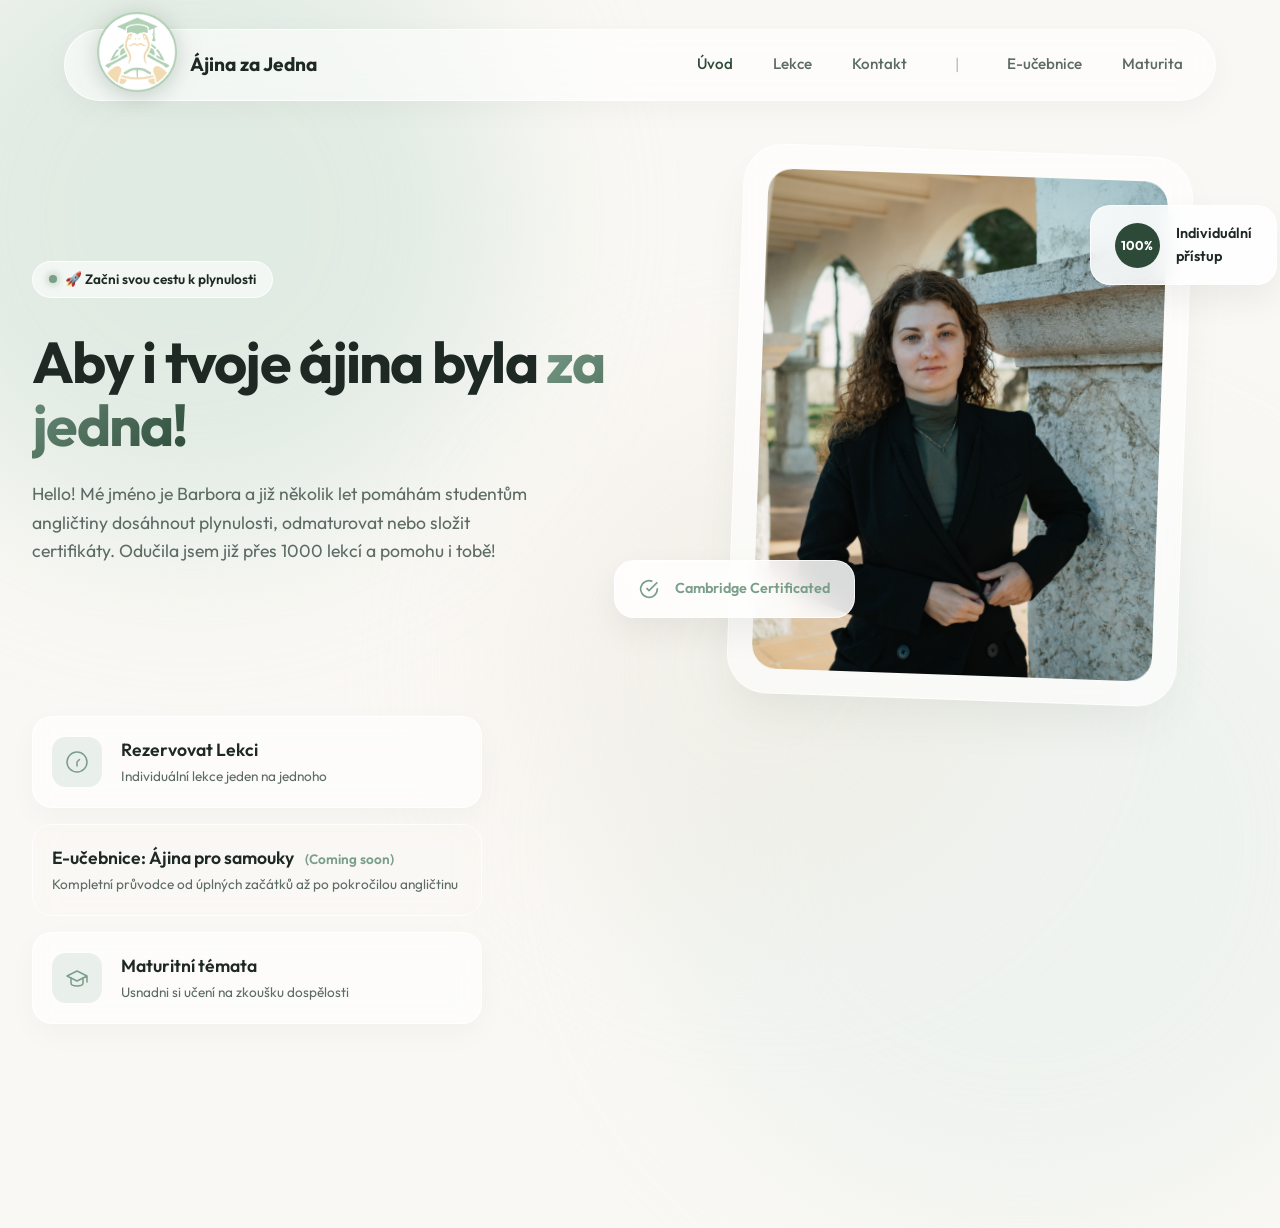
<file: index.html>
<!DOCTYPE html>
<html lang="cs">

<head>
  <meta charset="UTF-8">
  <meta name="viewport" content="width=device-width, initial-scale=1.0">
  <title>Ájina za Jedna | Moderní Angličtina</title>
  <meta name="description" content="Barbora — online lekce angličtiny, příprava na zkoušky.">
  <link rel="stylesheet" href="style.css">
  <link rel="icon" type="image/png" href="LogoV2.png">
</head>

<body>

  <!-- Dynamic Animated Background Gradients -->
  <div class="blob blob-1"></div>
  <div class="blob blob-2"></div>
  <div class="blob blob-3"></div>

  <header class="glass-header">
    <div class="container nav-wrapper">
      <a href="index.html" class="logo">
        <img src="LogoV2.png" alt="Ájina za Jedna">
        <span>Ájina za Jedna</span>
      </a>

      <button class="mobile-toggle" id="mobile-toggle" aria-label="Otevřít menu">
        <span></span><span></span><span></span>
      </button>

      <nav class="nav-menu" id="nav-links">
        <a href="index.html" style="color: var(--accent-blue);">Úvod</a>
        <a href="classes.html">Lekce</a>
        <a href="contact.html">Kontakt</a>
        <span style="opacity: 0.3; margin: 0 0.5rem; user-select: none;">|</span>
        <a href="book.html">E-učebnice</a>
        <a href="exams.html">Maturita</a>
      </nav>
    </div>
  </header>

  <main class="hero">
    <div class="container">
      <div class="hero-grid">

        <!-- LEFT: Ultra Clean Text Content -->
        <div class="hero-content">
          <!-- Otras ideas de frase para este pill badge: 
               1. "🚀 Začni svou cestu k plynulosti"
               2. "✨ Otevřeny rezervace pro nový semestr"
               3. "💬 Investuj do své komunikace" -->
          <div class="pill-badge">
            <span class="pulse-dot"></span> 🚀 Začni svou cestu k plynulosti
          </div>

          <h1>Aby i tvoje ájina byla <span>za jedna!</span></h1>

          <p>Hello! Mé jméno je Barbora a již několik let pomáhám studentům angličtiny dosáhnout plynulosti, odmaturovat nebo složit certifikáty. Odučila jsem již přes 1000 lekcí a pomohu i tobě!</p>

        </div>

        <!-- RIGHT: Glassmorphism Visuals -->
        <div class="hero-visuals">
          <div class="glass-pane main-pane">
            <div class="image-stack"
              style="position: relative; width: 100%; border-radius: 24px; overflow: hidden;">
              <img src="BarboraIndex.jpg" alt="Barbora" class="main-image"
                style="width: 100%; height: auto; object-fit: cover;" onerror="this.src='Barbora.jpg'">
            </div>
          </div>

          <!-- Floating UI Elements -->
          <div class="glass-float float-1 anim-scale">
            <div class="stat-circle">100%</div>
            <span>Individuální<br>přístup</span>
          </div>

          <div class="glass-float float-2 anim-tilt">
            <svg width="20" height="20" viewBox="0 0 24 24" fill="none" stroke="currentColor" stroke-width="2">
              <path d="M22 11.08V12a10 10 0 1 1-5.93-9.14"></path>
              <polyline points="22 4 12 14.01 9 11.01"></polyline>
            </svg>
            <span>Cambridge Certificated</span>
          </div>
        </div>

        <!-- ACTION CARDS (Moved out for mobile reordering) -->
        <div class="action-cards">
          <a href="classes.html" class="action-card">
            <div class="ac-icon">
              <svg width="24" height="24" viewBox="0 0 24 24" fill="none" class="stroke-icon">
                <path
                  d="M12 22C17.5228 22 22 17.5228 22 12C22 6.47715 17.5228 2 12 2C6.47715 2 2 6.47715 2 12C2 17.5228 6.47715 22 12 22Z"
                  stroke-width="1.5" />
                <path d="M12 16V12L14.5 9.5" stroke-width="1.5" stroke-linecap="round" stroke-linejoin="round" />
              </svg>
            </div>
            <div class="ac-text">
              <strong>Rezervovat Lekci</strong>
              <span>Individuální lekce jeden na jednoho</span>
            </div>
          </a>

          <a href="book.html" class="action-card outline">
            <div class="ac-text">
              <strong>E-učebnice: Ájina pro samouky <span style="color: var(--accent-teal); margin-left: 0.5rem;">(Coming soon)</span></strong>
              <span>Kompletní průvodce od úplných začátků až po pokročilou angličtinu</span>
            </div>
          </a>

          <a href="exams.html" class="action-card">
            <div class="ac-icon">
              <svg width="24" height="24" viewBox="0 0 24 24" fill="none" class="stroke-icon" stroke="currentColor" stroke-width="1.5" stroke-linecap="round" stroke-linejoin="round">
                <path d="M22 10v6M2 10l10-5 10 5-10 5z"></path>
                <path d="M6 12v5c0 2 2 3 6 3s6-1 6-3v-5"></path>
              </svg>
            </div>
            <div class="ac-text">
              <strong>Maturitní témata</strong>
              <span>Usnadni si učení na zkoušku dospělosti</span>
            </div>
          </a>
        </div>

      </div>
    </div>
  </main>

  <script>
    // Mobile Menu Toggle
    const mobileToggle = document.getElementById('mobile-toggle');
    const navLinks = document.getElementById('nav-links');

    if (mobileToggle && navLinks) {
      mobileToggle.addEventListener('click', () => {
        navLinks.classList.toggle('active');
      });
      document.querySelectorAll('.nav-links a').forEach(link => {
        link.addEventListener('click', () => {
          navLinks.classList.remove('active');
        });
      });
    }
  </script>

</body>

</html>
</file>
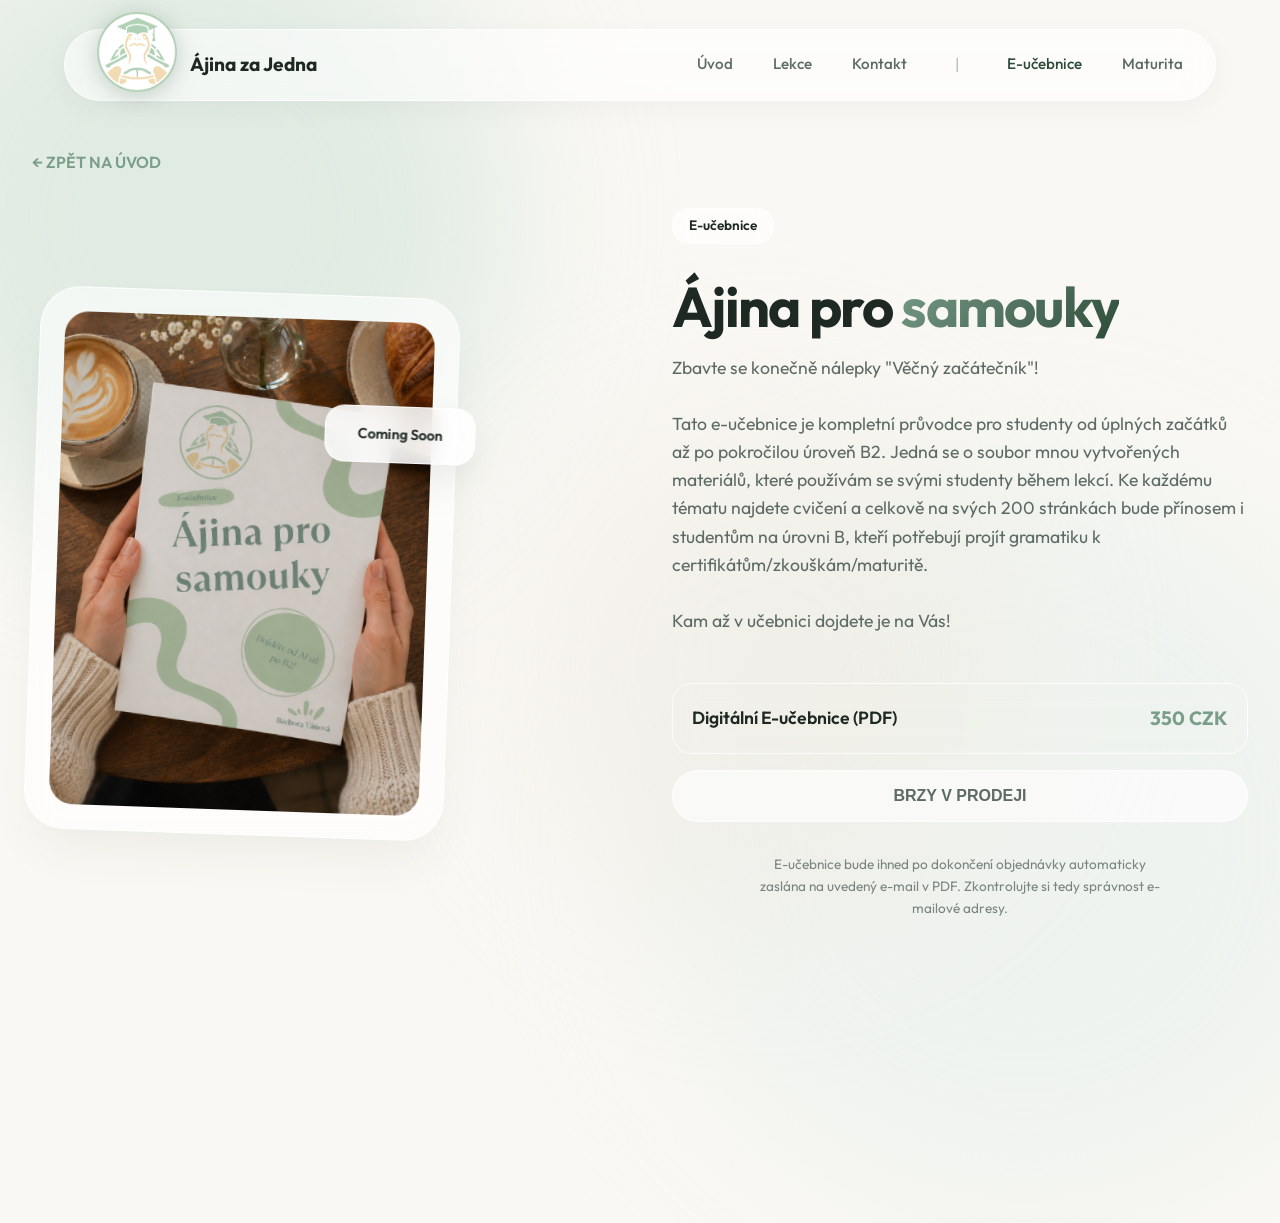
<file: book.html>
<!DOCTYPE html>
<html lang="cs">
<head>
  <meta charset="UTF-8">
  <meta name="viewport" content="width=device-width, initial-scale=1.0">
  <title>The Book | Ájina za Jedna</title>
  <link rel="stylesheet" href="style.css">
  <link rel="icon" type="image/png" href="LogoV2.png">
</head>
<body>

  <div class="blob blob-1"></div>
  <div class="blob blob-2"></div>
  <div class="blob blob-3"></div>

  <header class="glass-header">
    <div class="container nav-wrapper">
      <a href="index.html" class="logo">
        <img src="LogoV2.png" alt="Ájina za Jedna">
        <span>Ájina za Jedna</span>
      </a>
      <button class="mobile-toggle" id="mobile-toggle" aria-label="Otevřít menu"><span></span><span></span><span></span></button>
      <nav class="nav-menu" id="nav-links">
        <a href="index.html">Úvod</a>
        <a href="classes.html">Lekce</a>
        <a href="contact.html">Kontakt</a>
        <span style="opacity: 0.3; margin: 0 0.5rem; user-select: none;">|</span>
        <a href="book.html" style="color: var(--accent-blue);">E-učebnice</a>
        <a href="exams.html">Maturita</a>
      </nav>
    </div>
  </header>

  <main class="container page-hero">
    <a href="index.html" class="back-link">&larr; ZPĚT NA ÚVOD</a>
    
    <div class="contact-grid" style="align-items: center;">
      <div class="hero-image-wrap" style="position: relative;">
        <div class="glass-pane main-pane" style="max-width: 420px; width: 100%;">
          <img src="Ucebnicemock.png" alt="Kniha angličtiny" class="main-image" style="width: 100%; height: auto; aspect-ratio: 3/4; object-fit: cover; display: block;">
          <div class="glass-float anim-scale" style="top: 20%; right: -20px; padding: 1rem 2rem;">
            Coming Soon
          </div>
        </div>
      </div>
      
      <div class="hero-content" style="text-align: left;">
        <div class="pill-badge">E-učebnice</div>
        <h1 style="font-size: 3.5rem; margin-bottom: 1rem;">Ájina pro <span>samouky</span></h1>
        <p style="max-width: 100%;">Zbavte se konečně nálepky "Věčný začátečník"!<br><br>
           Tato e-učebnice je kompletní průvodce pro studenty od úplných začátků až po pokročilou úroveň B2. Jedná se o soubor mnou vytvořených materiálů, které používám se svými studenty během lekcí. Ke každému tématu najdete cvičení a celkově na svých 200 stránkách bude přínosem i studentům na úrovni B, kteří potřebují projít gramatiku k certifikátům/zkouškám/maturitě.<br><br>
           Kam až v učebnici dojdete je na Vás!</p>
        
        <div style="margin-top: 3rem;">
          <div class="action-card outline" style="justify-content: space-between; margin-bottom: 1rem;">
            <div class="ac-text">
              <strong>Digitální E-učebnice (PDF)</strong>
            </div>
            <span style="font-weight: 700; font-size: 1.2rem; color: var(--accent-teal);">350 CZK</span>
          </div>
          <button class="btn-solid" style="width: 100%; margin-bottom: 2rem; background: var(--glass-bg); color: var(--text-muted); border: 1px solid var(--glass-border); text-transform: uppercase;">Brzy v prodeji</button>
          <p style="font-size: 0.85rem; color: var(--text-muted); text-align: center; line-height: 1.6; opacity: 0.8; max-width: 400px; margin: 0 auto;">
            E-učebnice bude ihned po dokončení objednávky automaticky zaslána na uvedený e-mail v PDF. Zkontrolujte si tedy správnost e-mailové adresy.
          </p>
        </div>
      </div>
    </div>
  </main>

  <script>
    const mobileToggle = document.getElementById('mobile-toggle');
    const navLinks = document.getElementById('nav-links');
    if(mobileToggle && navLinks) {
      mobileToggle.addEventListener('click', () => { navLinks.classList.toggle('active'); });
      document.querySelectorAll('.nav-links a').forEach(link => { link.addEventListener('click', () => { navLinks.classList.remove('active'); }); });
    }
  </script>
</body>
</html>
</file>
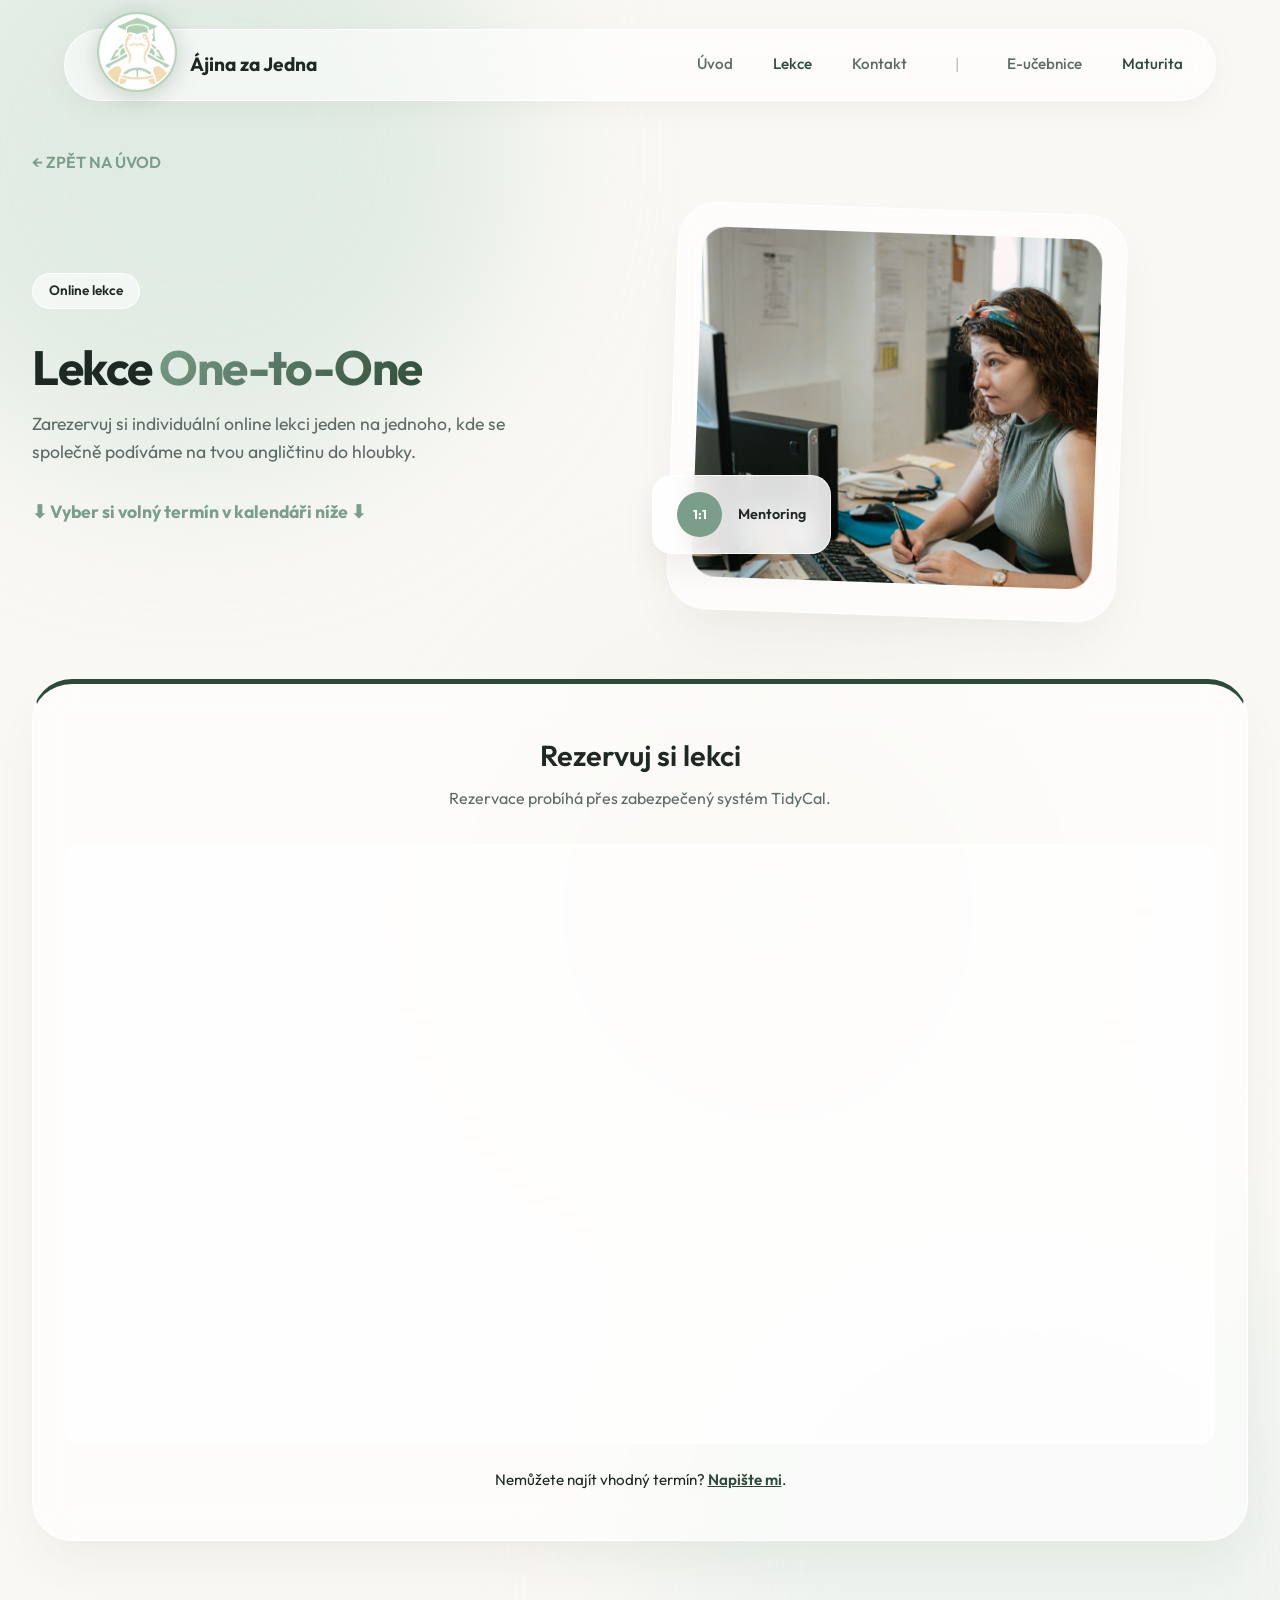
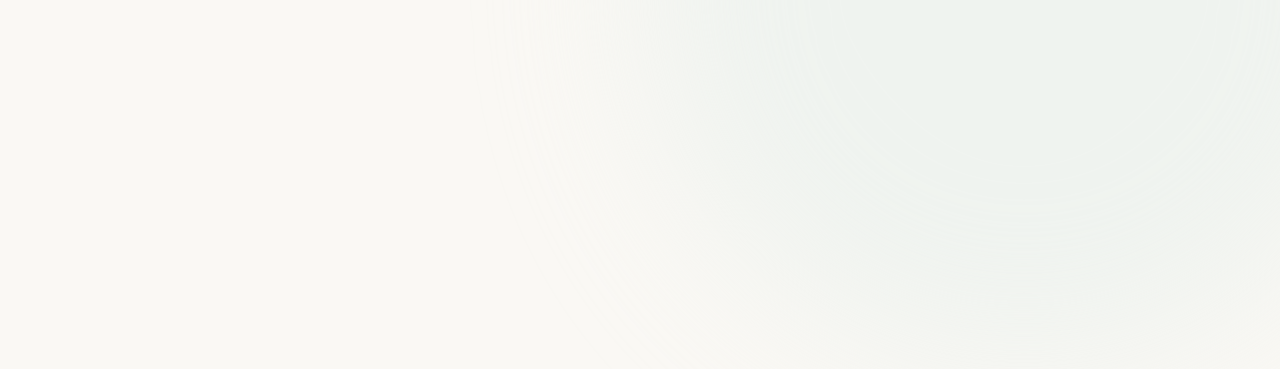
<file: classes.html>
<!DOCTYPE html>
<html lang="cs">
<head>
  <meta charset="UTF-8">
  <meta name="viewport" content="width=device-width, initial-scale=1.0">
  <title>Online lekce | Ájina za Jedna</title>
  <link rel="stylesheet" href="style.css">
  <link rel="icon" type="image/png" href="LogoV2.png">
</head>
<body>

  <div class="blob blob-1"></div>
  <div class="blob blob-2"></div>
  <div class="blob blob-3"></div>

  <header class="glass-header">
    <div class="container nav-wrapper">
      <a href="index.html" class="logo">
        <img src="LogoV2.png" alt="Ájina za Jedna">
        <span>Ájina za Jedna</span>
      </a>
      
      <button class="mobile-toggle" id="mobile-toggle" aria-label="Otevřít menu">
        <span></span><span></span><span></span>
      </button>

      <nav class="nav-menu" id="nav-links">
        <a href="index.html">Úvod</a>
        <a href="classes.html" style="color: var(--accent-blue);">Lekce</a>
        <a href="contact.html">Kontakt</a>
        <span style="opacity: 0.3; margin: 0 0.5rem; user-select: none;">|</span>
        <a href="book.html">E-učebnice</a>
        <a href="exams.html" style="color: var(--accent-blue);">Maturita</a>
      </nav>
    </div>
  </header>

  <main class="container page-hero">
    <a href="index.html" class="back-link">&larr; ZPĚT NA ÚVOD</a>
    
    <div class="contact-grid" style="align-items: center; margin-bottom: 4rem;">
      <div class="hero-text hero-content" style="text-align: left;">
        <div class="pill-badge">Online lekce</div>
        <h1 style="font-size: 3rem; margin-bottom: 1rem;">Lekce <span>One-to-One</span></h1>
        <p>Zarezervuj si individuální online lekci jeden na jednoho, kde se společně podíváme na tvou angličtinu do hloubky.</p>
        <p style="color: var(--accent-teal); font-weight: 700; font-size: 1.1rem; margin-top: 2rem;">⬇ Vyber si volný termín v kalendáři níže ⬇</p>
      </div>
      
      <div class="hero-image-wrap" style="position: relative;">
        <div class="glass-pane main-pane">
          <img src="Lekce1.jpg" alt="Lekce 1 na 1" class="main-image" id="random-lesson-image" style="aspect-ratio: 4/3; min-height: 350px; height: 100%; object-fit: cover;">
        </div>
        <div class="glass-float anim-tilt" style="bottom: 15%; left: -20px;">
          <div class="stat-circle" style="background-color: var(--accent-teal);">1:1</div>
          <span>Mentoring</span>
        </div>
      </div>
    </div>

    <!-- TidyCal Full Width Block -->
    <div class="glass-pane" style="transform: none; max-width: 100%; border-top: 5px solid var(--accent-blue); padding: 3rem 2rem;">
      <div style="text-align: center; margin-bottom: 2rem;">
        <h3 style="margin-bottom: 0.5rem; font-size: 1.8rem; font-weight: 600;">Rezervuj si lekci</h3>
        <p style="font-size: 1rem; color: var(--text-muted);">Rezervace probíhá přes zabezpečený systém TidyCal.</p>
      </div>
      
      <!-- TidyCal Embed inside Glass -->
      <div style="min-height: 600px; background: rgba(255,255,255,0.6); border-radius: 16px; margin-bottom: 1.5rem; overflow: hidden; border: 1px solid var(--glass-border);">
         <div class="tidycal-embed" data-path="barcavanova/private-english-lesson"></div>
         <script src="https://asset-tidycal.b-cdn.net/js/embed.js" async></script>
      </div>
      
      <p style="font-size: 0.95rem; text-align: center; margin: 0;">Nemůžete najít vhodný termín? <a href="contact.html" style="color: var(--accent-blue); font-weight: 600;">Napište mi</a>.</p>
    </div>
  </main>

  <script>
    const mobileToggle = document.getElementById('mobile-toggle');
    const navLinks = document.getElementById('nav-links');
    if(mobileToggle && navLinks) {
      mobileToggle.addEventListener('click', () => { navLinks.classList.toggle('active'); });
      document.querySelectorAll('.nav-links a').forEach(link => { link.addEventListener('click', () => { navLinks.classList.remove('active'); }); });
    }

    // Random Hero Image Logic
    const images = ['Lekce1.jpg', 'Lekce2.jpg', 'Lekce3.jpg', 'Lekce4.jpg'];
    const randomImage = images[Math.floor(Math.random() * images.length)];
    const heroImgElement = document.getElementById('random-lesson-image');
    if (heroImgElement) {
      heroImgElement.src = randomImage;
    }
  </script>

</body>
</html>
</file>
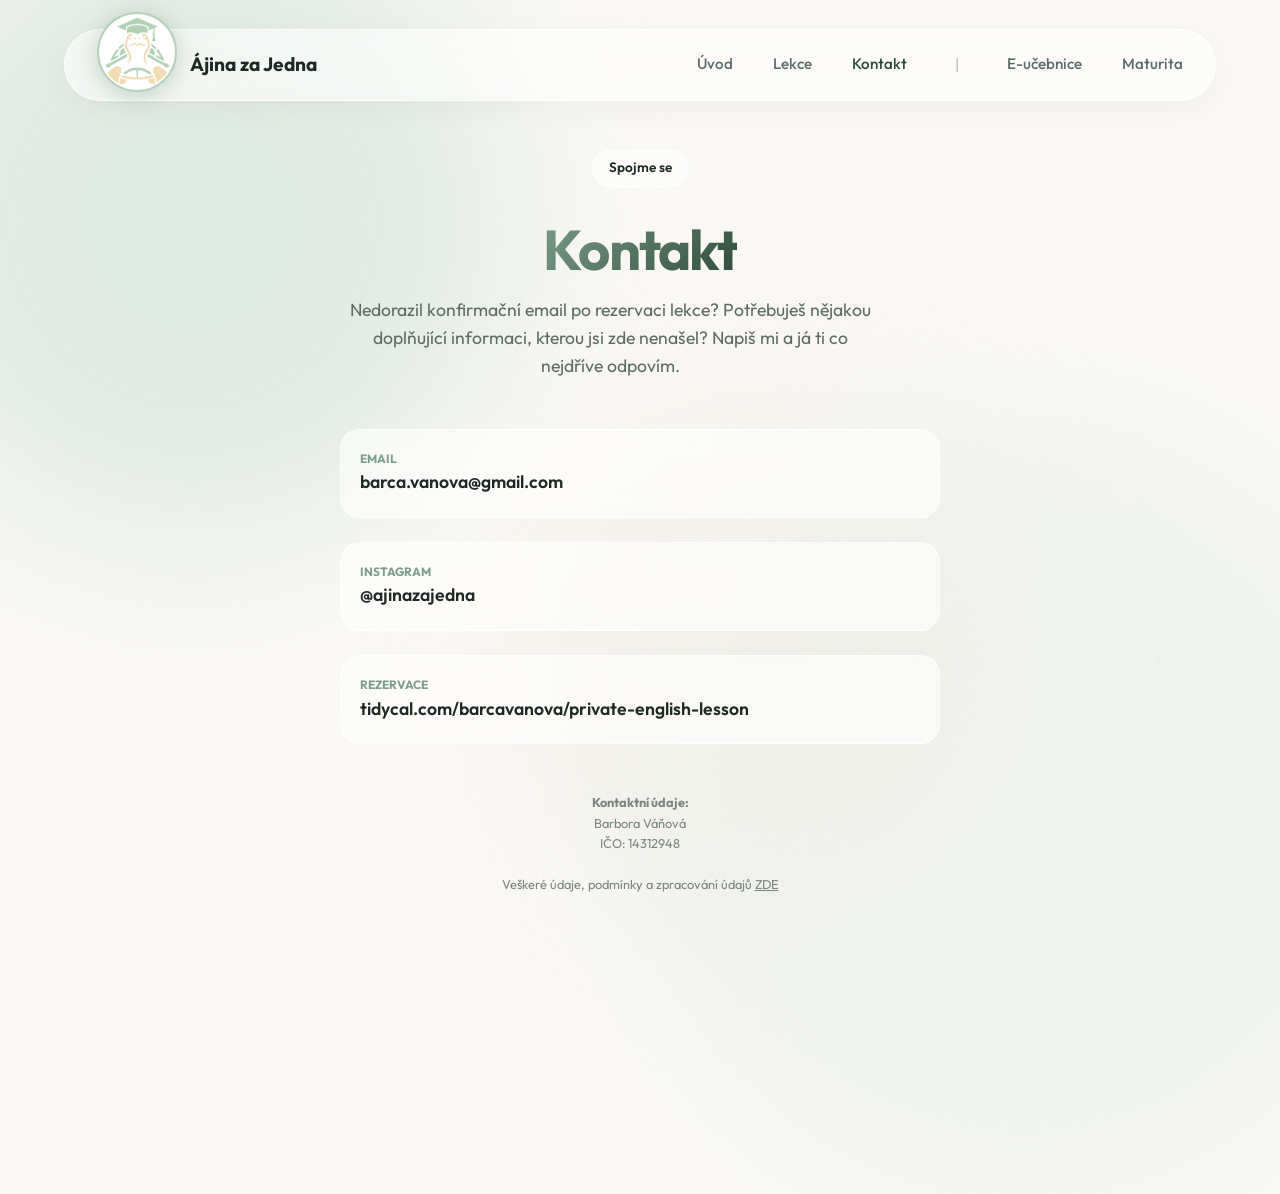
<file: contact.html>
<!DOCTYPE html>
<html lang="cs">

<head>
  <meta charset="UTF-8">
  <meta name="viewport" content="width=device-width, initial-scale=1.0">
  <title>Kontakt | Ájina za Jedna</title>
  <link rel="stylesheet" href="style.css">
  <link rel="icon" type="image/png" href="LogoV2.png">
</head>

<body>

  <div class="blob blob-1"></div>
  <div class="blob blob-2"></div>
  <div class="blob blob-3"></div>

  <header class="glass-header">
    <div class="container nav-wrapper">
      <a href="index.html" class="logo">
        <img src="LogoV2.png" alt="Ájina za Jedna">
        <span>Ájina za Jedna</span>
      </a>

      <button class="mobile-toggle" id="mobile-toggle" aria-label="Otevřít menu">
        <span></span><span></span><span></span>
      </button>

      <nav class="nav-menu" id="nav-links">
        <a href="index.html">Úvod</a>
        <a href="classes.html">Lekce</a>
        <a href="contact.html" style="color: var(--accent-blue);">Kontakt</a>
        <span style="opacity: 0.3; margin: 0 0.5rem; user-select: none;">|</span>
        <a href="book.html">E-učebnice</a>
        <a href="exams.html">Maturita</a>
      </nav>
    </div>
  </header>

  <main class="container page-hero">
      <div class="contact-info hero-content" style="text-align: center; margin: 0 auto; max-width: 600px;">
        <div class="pill-badge">Spojme se</div>
        <h1 style="font-size: 3.5rem; margin-bottom: 1rem;"><span>Kontakt</span></h1>
        <p>Nedorazil konfirmační email po rezervaci lekce? Potřebuješ nějakou doplňující informaci, kterou jsi zde nenašel? Napiš mi a já ti co nejdříve odpovím.</p>

        <div style="margin-top: 3rem; display: flex; flex-direction: column; gap: 1.5rem; text-align: left;">

          <div class="action-card outline" style="background: var(--glass-bg);">
            <div class="ac-text">
              <span
                style="text-transform: uppercase; font-size: 0.75rem; font-weight: 700; color: var(--accent-teal);">Email</span>
              <strong><a href="mailto:barca.vanova@gmail.com"
                  style="color: inherit; text-decoration: none;">barca.vanova@gmail.com</a></strong>
            </div>
          </div>

          <div class="action-card outline" style="background: var(--glass-bg);">
            <div class="ac-text">
              <span
                style="text-transform: uppercase; font-size: 0.75rem; font-weight: 700; color: var(--accent-teal);">Instagram</span>
              <strong><a href="https://instagram.com/ajinazajedna" target="_blank"
                  style="color: inherit; text-decoration: none;">@ajinazajedna</a></strong>
            </div>
          </div>

          <div class="action-card outline" style="background: var(--glass-bg);">
            <div class="ac-text">
              <span
                style="text-transform: uppercase; font-size: 0.75rem; font-weight: 700; color: var(--accent-teal);">Rezervace</span>
              <strong><a href="https://tidycal.com/barcavanova/private-english-lesson" target="_blank"
                  style="color: inherit; text-decoration: none;">tidycal.com/barcavanova/private-english-lesson</a></strong>
            </div>
          </div>

        </div>

        <div style="margin-top: 3rem; font-size: 0.8rem; color: var(--text-muted); opacity: 0.8;">
          <strong>Kontaktní údaje:</strong><br>
          Barbora Váňová<br>
          IČO: 14312948<br><br>
          Veškeré údaje, podmínky a zpracování údajů <a href="vop.html" style="color: inherit; text-decoration: underline;">ZDE</a>
        </div>
      </div>
  </main>

  <script>
    const mobileToggle = document.getElementById('mobile-toggle');
    const navLinks = document.getElementById('nav-links');
    if (mobileToggle && navLinks) {
      mobileToggle.addEventListener('click', () => { navLinks.classList.toggle('active'); });
      document.querySelectorAll('.nav-links a').forEach(link => { link.addEventListener('click', () => { navLinks.classList.remove('active'); }); });
    }
  </script>

</body>

</html>
</file>
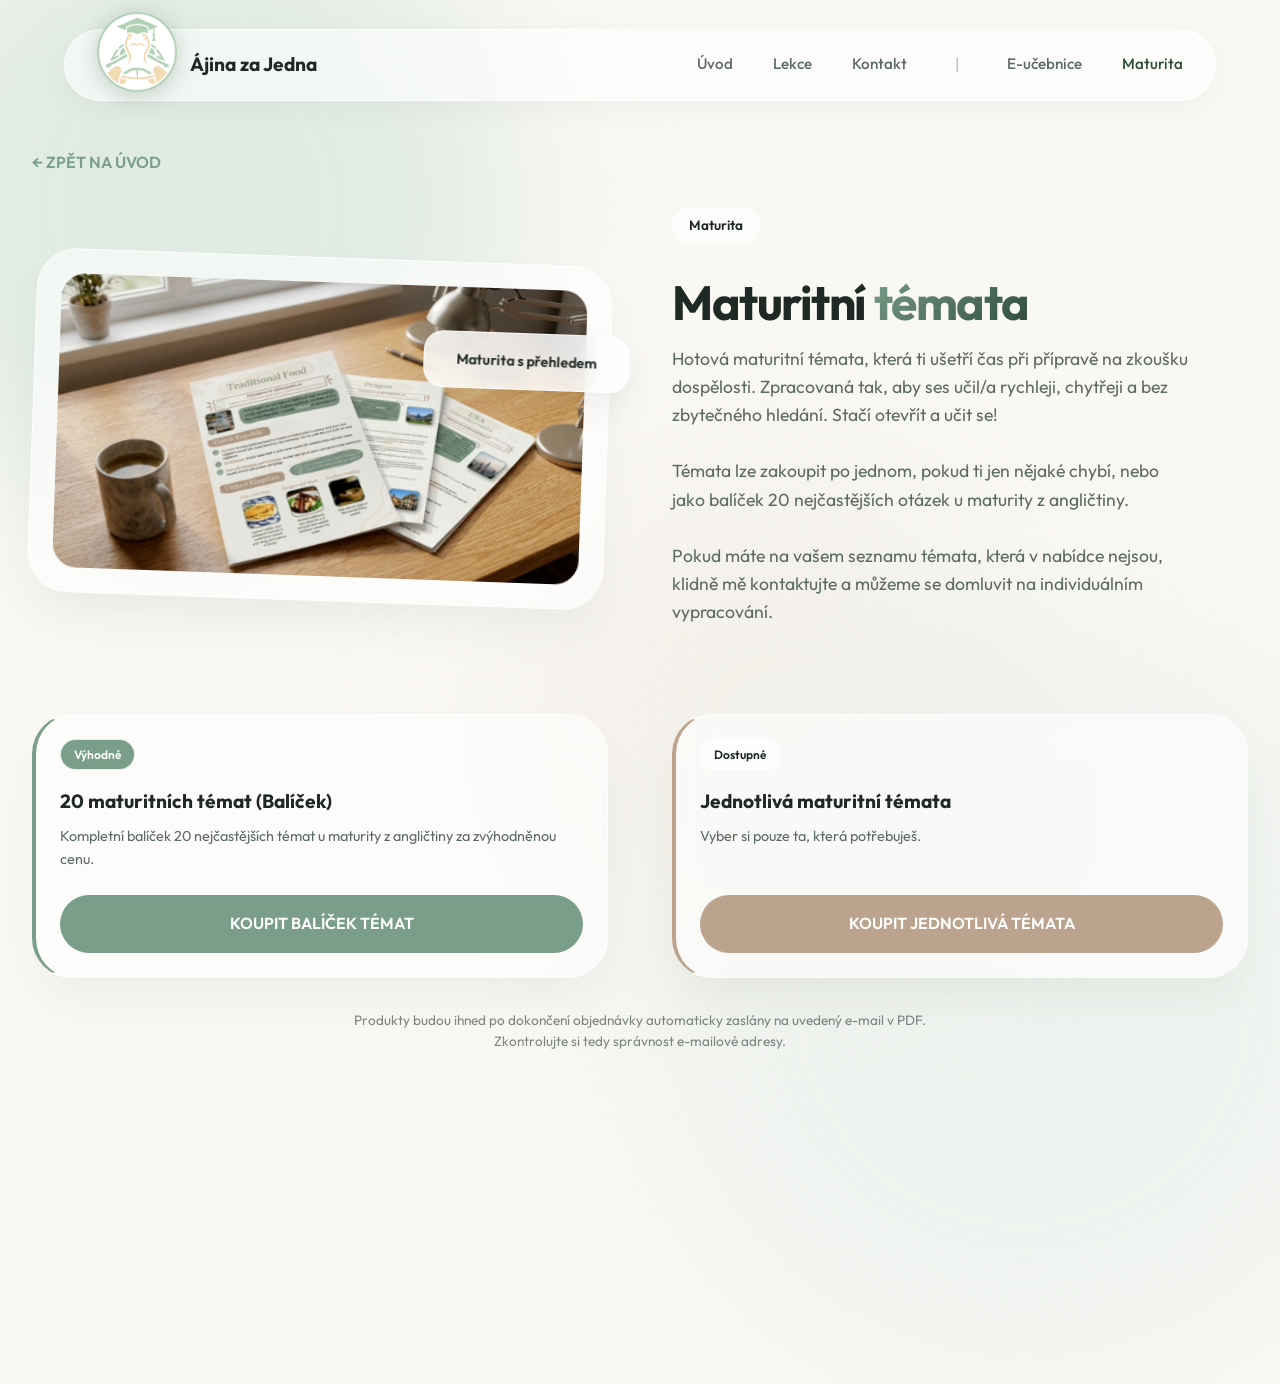
<file: exams.html>
<!DOCTYPE html>
<html lang="cs">
<head>
  <meta charset="UTF-8">
  <meta name="viewport" content="width=device-width, initial-scale=1.0">
  <title>Příprava na zkoušky | Ájina za Jedna</title>
  <link rel="stylesheet" href="style.css">
  <link rel="icon" type="image/png" href="LogoV2.png">
</head>
<body>

  <div class="blob blob-1"></div>
  <div class="blob blob-2"></div>
  <div class="blob blob-3"></div>

  <header class="glass-header">
    <div class="container nav-wrapper">
      <a href="index.html" class="logo">
        <img src="LogoV2.png" alt="Ájina za Jedna">
        <span>Ájina za Jedna</span>
      </a>
      <button class="mobile-toggle" id="mobile-toggle" aria-label="Otevřít menu"><span></span><span></span><span></span></button>
      <nav class="nav-menu" id="nav-links">
        <a href="index.html">Úvod</a>
        <a href="classes.html">Lekce</a>
        <a href="contact.html">Kontakt</a>
        <span style="opacity: 0.3; margin: 0 0.5rem; user-select: none;">|</span>
        <a href="book.html">E-učebnice</a>
        <a href="exams.html" style="color: var(--accent-blue);">Maturita</a>
      </nav>
    </div>
  </header>

  <main class="container page-hero">
    <a href="index.html" class="back-link">&larr; ZPĚT NA ÚVOD</a>
    
    <div class="contact-grid" style="margin-bottom: 4rem; align-items: center;">
      <div class="hero-image-wrap">
        <div class="glass-pane main-pane" style="max-width: 580px; width: 100%;">
          <img src="Maturitamockup.png" alt="Maturitní témata" class="main-image" style="width: 100%; height: auto; aspect-ratio: 1376 / 768; object-fit: cover; display: block;">
          <div class="glass-float anim-scale" style="top: 20%; right: -20px; padding: 1rem 2rem;">
            Maturita s přehledem
          </div>
        </div>
      </div>

      <div class="hero-content" style="text-align: left;">
        <div class="pill-badge">Maturita</div>
        <h1 style="font-size: 3rem; margin-bottom: 1rem;">Maturitní <span>témata</span></h1>
        <p>Hotová maturitní témata, která ti ušetří čas při přípravě na zkoušku dospělosti. Zpracovaná tak, aby ses učil/a rychleji, chytřeji a bez zbytečného hledání. Stačí otevřít a učit se!<br><br>
           Témata lze zakoupit po jednom, pokud ti jen nějaké chybí, nebo jako balíček 20 nejčastějších otázek u maturity z angličtiny.<br><br>
           Pokud máte na vašem seznamu témata, která v nabídce nejsou, klidně mě kontaktujte a můžeme se domluvit na individuálním vypracování.</p>
      </div>
    </div>

    <!-- Product Cards Row (Aligned) -->
    <div class="contact-grid" style="align-items: stretch;">
      <!-- Bundle Card -->
      <div class="glass-pane" id="bundle-section" style="transform: none; max-width: 600px; width: 100%; border-left: 4px solid var(--accent-teal); display: flex; flex-direction: column;">
        <span class="pill-badge" style="display: inline-flex; padding: 0.3rem 0.8rem; font-size: 0.75rem; margin-bottom: 1rem; background-color: var(--accent-teal); color: white; align-self: flex-start;">Výhodné</span>
        <h4 style="font-size: 1.2rem; margin-bottom: 0.5rem; color: var(--text-dark);">20 maturitních témat (Balíček)</h4>
        <p style="font-size: 0.9rem; margin-bottom: 1.5rem; color: var(--text-muted);">Kompletní balíček 20 nejčastějších témat u maturity z angličtiny za zvýhodněnou cenu.</p>
        <a href="https://form.simpleshop.cz/oPWNx/buy/" target="_blank" class="btn-solid" style="width: 100%; display: block; text-align: center; background: var(--accent-teal); margin-top: auto;">KOUPIT BALÍČEK TÉMAT</a>
      </div>

      <!-- Individual Topics Card -->
      <div class="glass-pane" style="transform: none; max-width: 600px; width: 100%; border-left: 4px solid #BCA38D; display: flex; flex-direction: column;">
        <span class="pill-badge" style="display: inline-flex; padding: 0.3rem 0.8rem; font-size: 0.75rem; margin-bottom: 1rem; align-self: flex-start;">Dostupné</span>
        <h4 style="font-size: 1.2rem; margin-bottom: 0.5rem; color: var(--text-dark);">Jednotlivá maturitní témata</h4>
        <p style="font-size: 0.9rem; margin-bottom: 1.5rem; color: var(--text-muted);">Vyber si pouze ta, která potřebuješ.</p>
        <a href="https://form.simpleshop.cz/xKAKe/buy/" target="_blank" class="btn-solid" style="width: 100%; display: block; text-align: center; background: #BCA38D; margin-top: auto;">KOUPIT JEDNOTLIVÁ TÉMATA</a>
      </div>
    </div>

    <p style="font-size: 0.85rem; color: var(--text-muted); margin-top: 2rem; text-align: center; line-height: 1.6; opacity: 0.8; max-width: 600px; margin-left: auto; margin-right: auto;">
      Produkty budou ihned po dokončení objednávky automaticky zaslány na uvedený e-mail v PDF. Zkontrolujte si tedy správnost e-mailové adresy.
    </p>
  </main>

  <script>
    const mobileToggle = document.getElementById('mobile-toggle');
    const navLinks = document.getElementById('nav-links');
    if(mobileToggle && navLinks) {
      mobileToggle.addEventListener('click', () => { navLinks.classList.toggle('active'); });
      document.querySelectorAll('.nav-links a').forEach(link => { link.addEventListener('click', () => { navLinks.classList.remove('active'); }); });
    }
  </script>

  <!-- SimpleShop.cz Integration -->
  <script>
   (function(i, s, o, g, r, a, m){
    i[r] = i[r] || function(){
     (i[r].q = i[r].q || []).push(arguments)
    }, i[r].l = 1 * new Date();
    a = s.createElement(o),
    m = s.getElementsByTagName(o)[0];
    a.async = 1;
    a.src = g;
    m.parentNode.insertBefore(a, m)
   })(window, document, "script", "https://form.simpleshop.cz/prj/js/SimpleShopService.js", "sss");
   // The following call would embed the form into a div with data-SimpleShopForm="oPWNx"
   // sss("createForm", "oPWNx");
  </script>
</body>
</html>
</file>
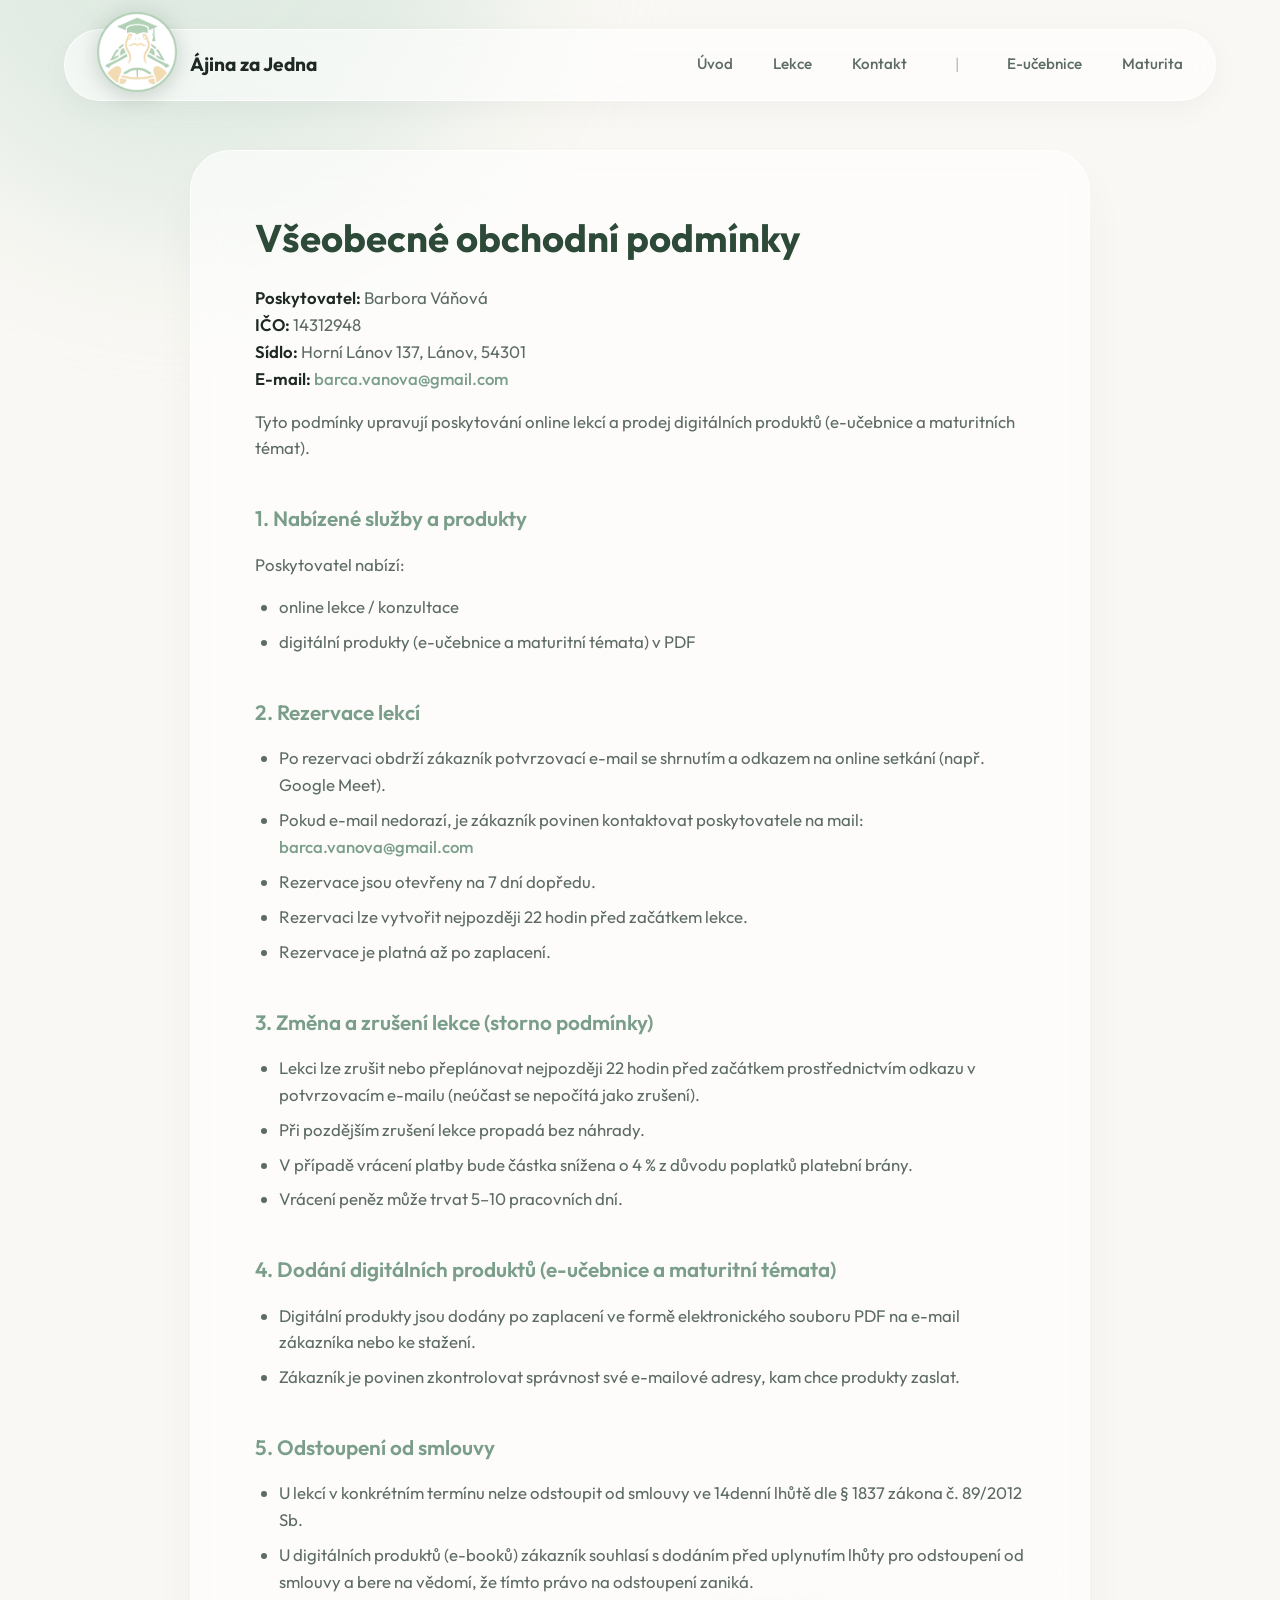
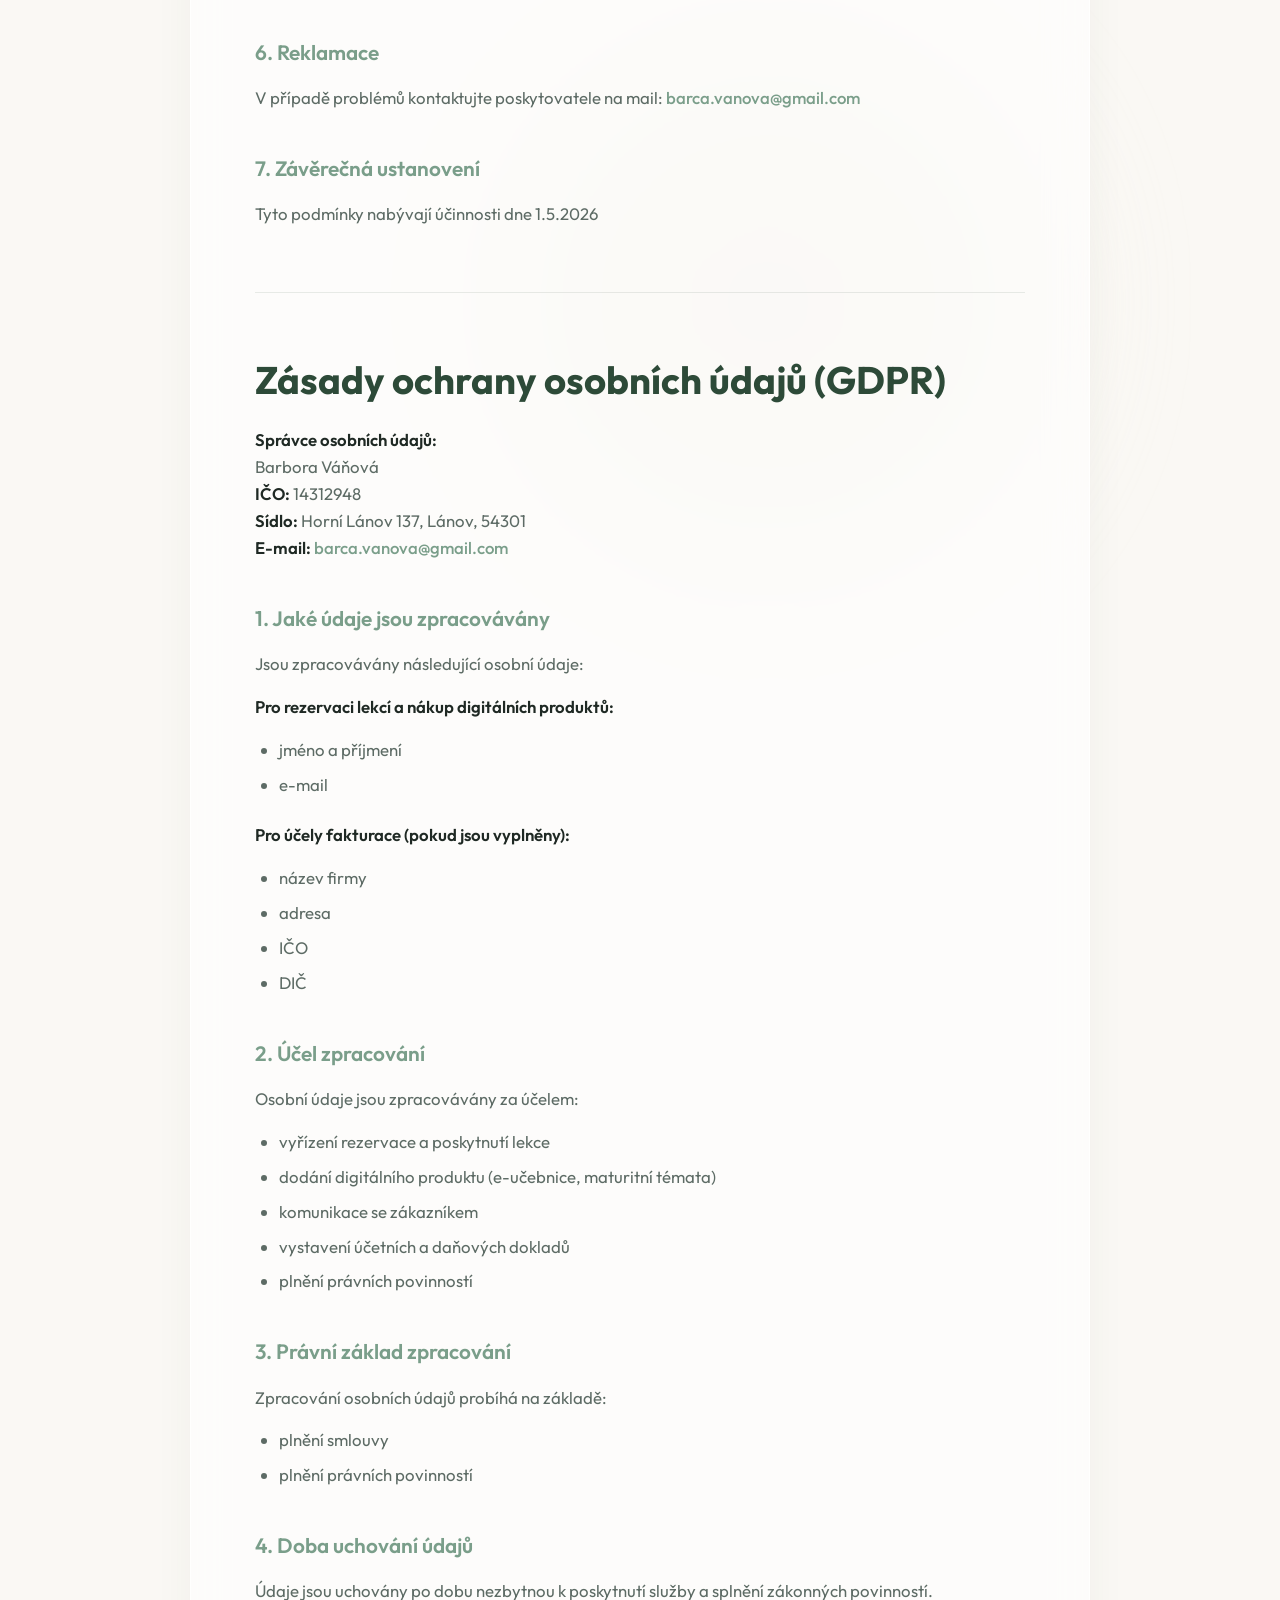
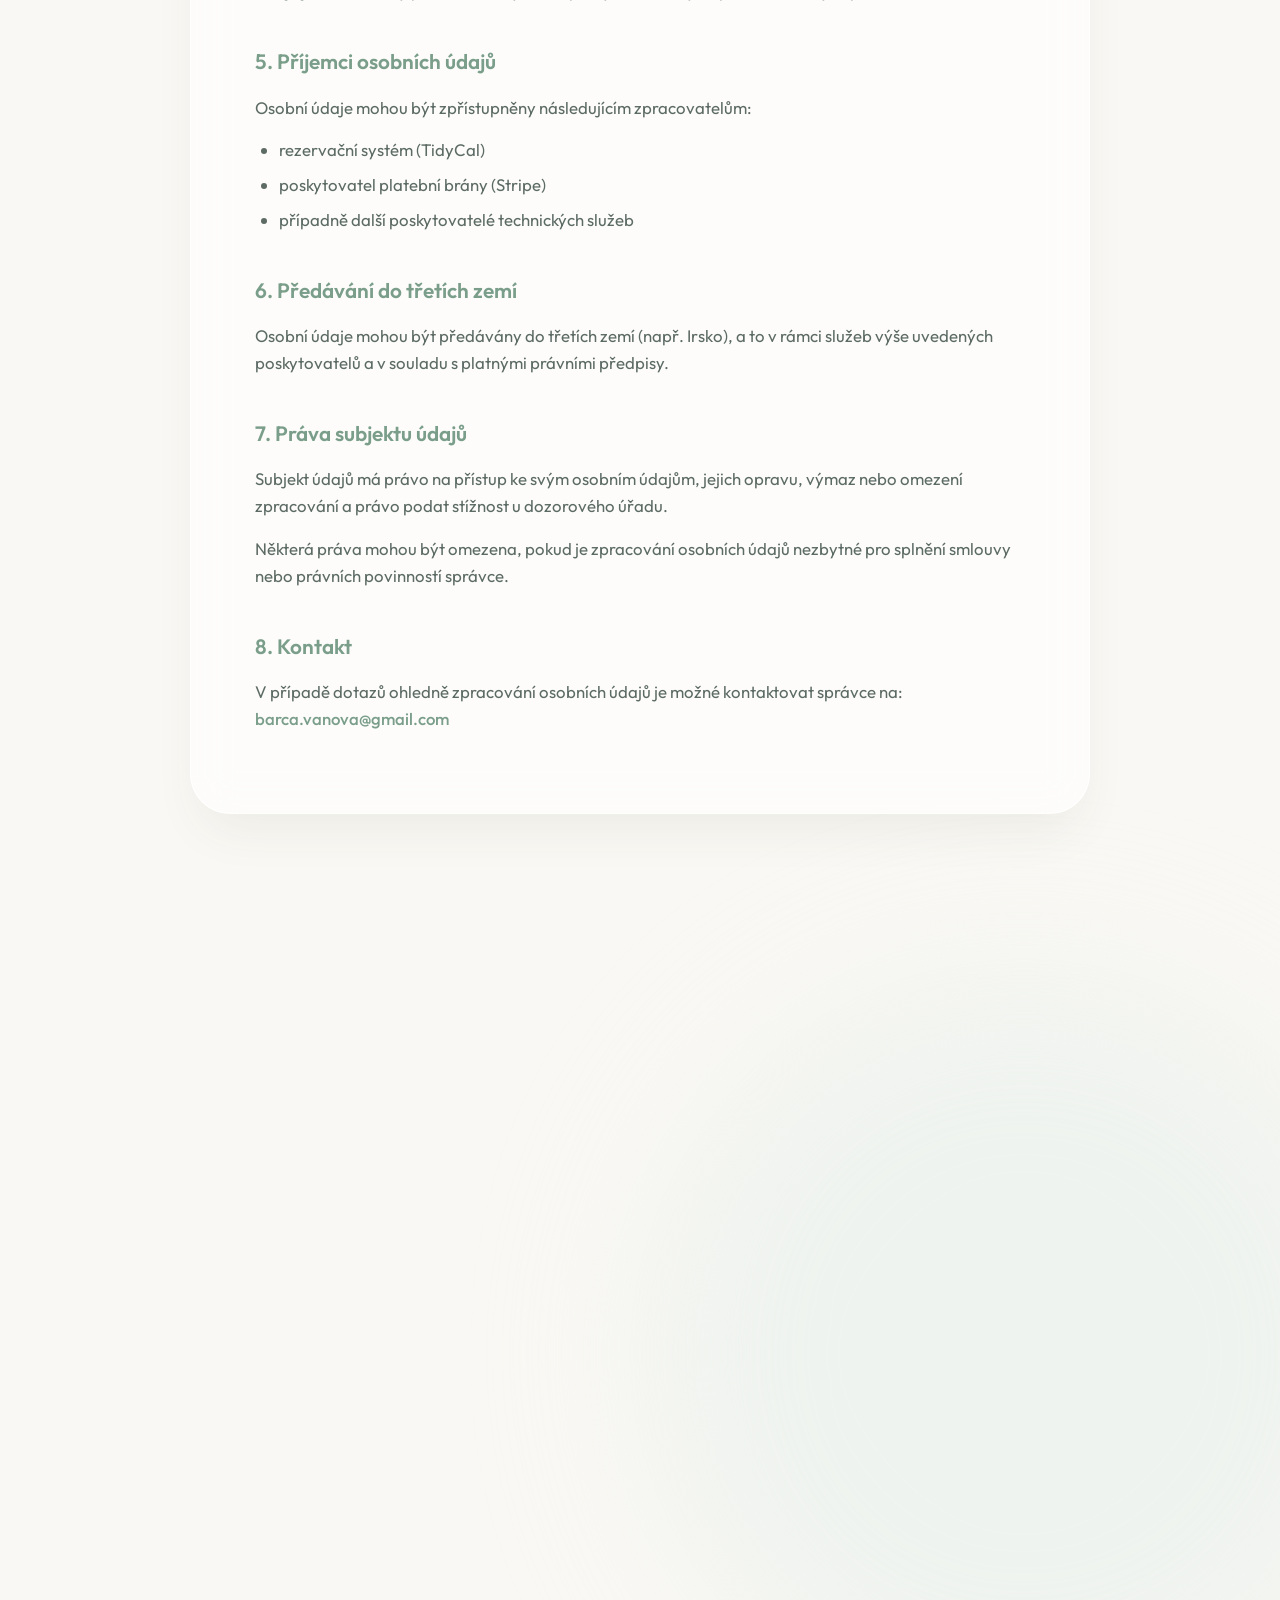
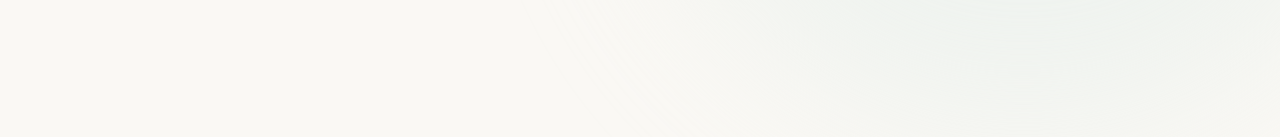
<file: vop.html>
<!DOCTYPE html>
<html lang="cs">

<head>
  <meta charset="UTF-8">
  <meta name="viewport" content="width=device-width, initial-scale=1.0">
  <title>Všeobecné obchodní podmínky | Ájina za Jedna</title>
  <meta name="description" content="Všeobecné obchodní podmínky a GDPR">
  <link rel="stylesheet" href="style.css">
  <link rel="icon" type="image/png" href="LogoV2.png">
  <style>
    .vop-content {
      background: var(--glass-bg);
      backdrop-filter: blur(20px);
      -webkit-backdrop-filter: blur(20px);
      border: 1px solid var(--glass-border);
      border-radius: 40px;
      padding: 4rem;
      box-shadow: var(--glass-shadow);
      max-width: 900px;
      margin: 0 auto;
    }
    .vop-content h1 {
      font-size: clamp(2rem, 3vw, 2.8rem);
      margin-bottom: 1.5rem;
      color: var(--accent-blue);
      line-height: 1.2;
    }
    .vop-content h3 {
      font-size: 1.3rem;
      margin-top: 2.5rem;
      margin-bottom: 1rem;
      color: var(--accent-teal);
      font-weight: 600;
    }
    .vop-content p {
      margin-bottom: 1rem;
      color: var(--text-muted);
      font-size: 1.05rem;
    }
    .vop-content ul {
      margin-left: 1.5rem;
      margin-bottom: 1.5rem;
      color: var(--text-muted);
      font-size: 1.05rem;
    }
    .vop-content li {
      margin-bottom: 0.5rem;
    }
    .vop-content strong {
      color: var(--text-dark);
      font-weight: 600;
    }
    .vop-content a {
      color: var(--accent-teal);
      text-decoration: none;
      font-weight: 500;
      transition: var(--transition);
    }
    .vop-content a:hover {
      color: var(--accent-blue);
      text-decoration: underline;
    }
    .vop-divider {
      margin: 4rem 0;
      border: none;
      border-top: 1px solid rgba(45, 74, 56, 0.1);
    }
    @media (max-width: 600px) {
      .vop-content {
        padding: 2rem;
        border-radius: 24px;
      }
    }
  </style>
</head>

<body>

  <!-- Dynamic Animated Background Gradients -->
  <div class="blob blob-1"></div>
  <div class="blob blob-2"></div>
  <div class="blob blob-3"></div>

  <header class="glass-header">
    <div class="container nav-wrapper">
      <a href="index.html" class="logo">
        <img src="LogoV2.png" alt="Ájina za Jedna" onerror="this.style.display='none'">
        <span>Ájina za Jedna</span>
      </a>

      <button class="mobile-toggle" id="mobile-toggle" aria-label="Otevřít menu">
        <span></span><span></span><span></span>
      </button>

      <nav class="nav-menu" id="nav-links">
        <a href="index.html">Úvod</a>
        <a href="classes.html">Lekce</a>
        <a href="contact.html">Kontakt</a>
        <span style="opacity: 0.3; margin: 0 0.5rem; user-select: none;">|</span>
        <a href="book.html">E-učebnice</a>
        <a href="exams.html">Maturita</a>
      </nav>
    </div>
  </header>

  <main class="page-hero">
    <div class="container">
      <div class="vop-content">
        <h1>Všeobecné obchodní podmínky</h1>
        <p><strong>Poskytovatel:</strong> Barbora Váňová<br>
        <strong>IČO:</strong> 14312948<br>
        <strong>Sídlo:</strong> Horní Lánov 137, Lánov, 54301<br>
        <strong>E-mail:</strong> <a href="mailto:barca.vanova@gmail.com">barca.vanova@gmail.com</a></p>
        <p>Tyto podmínky upravují poskytování online lekcí a prodej digitálních produktů (e-učebnice a maturitních témat).</p>

        <h3>1. Nabízené služby a produkty</h3>
        <p>Poskytovatel nabízí:</p>
        <ul>
          <li>online lekce / konzultace</li>
          <li>digitální produkty (e-učebnice a maturitní témata) v PDF</li>
        </ul>

        <h3>2. Rezervace lekcí</h3>
        <ul>
          <li>Po rezervaci obdrží zákazník potvrzovací e-mail se shrnutím a odkazem na online setkání (např. Google Meet).</li>
          <li>Pokud e-mail nedorazí, je zákazník povinen kontaktovat poskytovatele na mail: <a href="mailto:barca.vanova@gmail.com">barca.vanova@gmail.com</a></li>
          <li>Rezervace jsou otevřeny na 7 dní dopředu.</li>
          <li>Rezervaci lze vytvořit nejpozději 22 hodin před začátkem lekce.</li>
          <li>Rezervace je platná až po zaplacení.</li>
        </ul>

        <h3>3. Změna a zrušení lekce (storno podmínky)</h3>
        <ul>
          <li>Lekci lze zrušit nebo přeplánovat nejpozději 22 hodin před začátkem prostřednictvím odkazu v potvrzovacím e-mailu (neúčast se nepočítá jako zrušení).</li>
          <li>Při pozdějším zrušení lekce propadá bez náhrady.</li>
          <li>V případě vrácení platby bude částka snížena o 4 % z důvodu poplatků platební brány.</li>
          <li>Vrácení peněz může trvat 5–10 pracovních dní.</li>
        </ul>

        <h3>4. Dodání digitálních produktů (e-učebnice a maturitní témata)</h3>
        <ul>
          <li>Digitální produkty jsou dodány po zaplacení ve formě elektronického souboru PDF na e-mail zákazníka nebo ke stažení.</li>
          <li>Zákazník je povinen zkontrolovat správnost své e-mailové adresy, kam chce produkty zaslat.</li>
        </ul>

        <h3>5. Odstoupení od smlouvy</h3>
        <ul>
          <li>U lekcí v konkrétním termínu nelze odstoupit od smlouvy ve 14denní lhůtě dle § 1837 zákona č. 89/2012 Sb.</li>
          <li>U digitálních produktů (e-booků) zákazník souhlasí s dodáním před uplynutím lhůty pro odstoupení od smlouvy a bere na vědomí, že tímto právo na odstoupení zaniká.</li>
        </ul>

        <h3>6. Reklamace</h3>
        <p>V případě problémů kontaktujte poskytovatele na mail: <a href="mailto:barca.vanova@gmail.com">barca.vanova@gmail.com</a></p>

        <h3>7. Závěrečná ustanovení</h3>
        <p>Tyto podmínky nabývají účinnosti dne 1.5.2026</p>

        <hr class="vop-divider">

        <h1>Zásady ochrany osobních údajů (GDPR)</h1>
        <p><strong>Správce osobních údajů:</strong><br>
        Barbora Váňová<br>
        <strong>IČO:</strong> 14312948<br>
        <strong>Sídlo:</strong> Horní Lánov 137, Lánov, 54301<br>
        <strong>E-mail:</strong> <a href="mailto:barca.vanova@gmail.com">barca.vanova@gmail.com</a></p>

        <h3>1. Jaké údaje jsou zpracovávány</h3>
        <p>Jsou zpracovávány následující osobní údaje:</p>
        <p><strong>Pro rezervaci lekcí a nákup digitálních produktů:</strong></p>
        <ul>
          <li>jméno a příjmení</li>
          <li>e-mail</li>
        </ul>
        <p><strong>Pro účely fakturace (pokud jsou vyplněny):</strong></p>
        <ul>
          <li>název firmy</li>
          <li>adresa</li>
          <li>IČO</li>
          <li>DIČ</li>
        </ul>

        <h3>2. Účel zpracování</h3>
        <p>Osobní údaje jsou zpracovávány za účelem:</p>
        <ul>
          <li>vyřízení rezervace a poskytnutí lekce</li>
          <li>dodání digitálního produktu (e-učebnice, maturitní témata)</li>
          <li>komunikace se zákazníkem</li>
          <li>vystavení účetních a daňových dokladů</li>
          <li>plnění právních povinností</li>
        </ul>

        <h3>3. Právní základ zpracování</h3>
        <p>Zpracování osobních údajů probíhá na základě:</p>
        <ul>
          <li>plnění smlouvy</li>
          <li>plnění právních povinností</li>
        </ul>

        <h3>4. Doba uchování údajů</h3>
        <p>Údaje jsou uchovány po dobu nezbytnou k poskytnutí služby a splnění zákonných povinností.</p>

        <h3>5. Příjemci osobních údajů</h3>
        <p>Osobní údaje mohou být zpřístupněny následujícím zpracovatelům:</p>
        <ul>
          <li>rezervační systém (TidyCal)</li>
          <li>poskytovatel platební brány (Stripe)</li>
          <li>případně další poskytovatelé technických služeb</li>
        </ul>

        <h3>6. Předávání do třetích zemí</h3>
        <p>Osobní údaje mohou být předávány do třetích zemí (např. Irsko), a to v rámci služeb výše uvedených poskytovatelů a v souladu s platnými právními předpisy.</p>

        <h3>7. Práva subjektu údajů</h3>
        <p>Subjekt údajů má právo na přístup ke svým osobním údajům, jejich opravu, výmaz nebo omezení zpracování a právo podat stížnost u dozorového úřadu.</p>
        <p>Některá práva mohou být omezena, pokud je zpracování osobních údajů nezbytné pro splnění smlouvy nebo právních povinností správce.</p>

        <h3>8. Kontakt</h3>
        <p>V případě dotazů ohledně zpracování osobních údajů je možné kontaktovat správce na: <a href="mailto:barca.vanova@gmail.com">barca.vanova@gmail.com</a></p>

      </div>
    </div>
  </main>

  <script>
    // Mobile Menu Toggle
    const mobileToggle = document.getElementById('mobile-toggle');
    const navLinks = document.getElementById('nav-links');

    if (mobileToggle && navLinks) {
      mobileToggle.addEventListener('click', () => {
        navLinks.classList.toggle('active');
      });
      document.querySelectorAll('.nav-links a').forEach(link => {
        link.addEventListener('click', () => {
          navLinks.classList.remove('active');
        });
      });
    }
  </script>

</body>

</html>
</file>
<file: style.css>
@import url('https://fonts.googleapis.com/css2?family=Outfit:wght@300;400;500;600;700&display=swap');

:root {
  --bg-base: #FAF8F4;
  --text-dark: #1F2924;
  --text-muted: #5D6B65;
  --accent-blue: #2D4A38;
  --accent-teal: #7A9E8A;
  --glass-bg: rgba(255, 255, 255, 0.6);
  --glass-border: rgba(255, 255, 255, 0.8);
  --glass-shadow: 0 25px 50px -12px rgba(45, 74, 56, 0.08);
  --transition: all 0.4s cubic-bezier(0.4, 0, 0.2, 1);
}

* { box-sizing: border-box; margin: 0; padding: 0; }

body {
  font-family: 'Outfit', sans-serif;
  background-color: var(--bg-base);
  color: var(--text-dark);
  line-height: 1.6;
  min-height: 100vh;
  overflow-x: hidden;
  position: relative;
}

/* MESH BLOB BACKGROUNDS */
.blob {
  position: absolute;
  border-radius: 50%;
  filter: blur(80px);
  z-index: -1;
  opacity: 0.6;
  animation: floatBlobs 20s infinite alternate linear;
}

.blob-1 { top: -10%; left: -10%; width: 50vw; height: 50vw; background: #D0E3D8; }
.blob-2 { bottom: -20%; right: -10%; width: 60vw; height: 60vw; background: #E8F0EC; animation-delay: -5s; }
.blob-3 { top: 40%; left: 40%; width: 40vw; height: 40vw; background: #F0EDE5; animation-delay: -10s; }

@keyframes floatBlobs {
  0% { transform: translate(0, 0) scale(1); }
  100% { transform: translate(10%, 10%) scale(1.1); }
}

/* HEADER - OPTION 4 OVERHANG */
.glass-header {
  position: fixed; top: 1.8rem; left: 50%; transform: translateX(-50%);
  width: 90%; max-width: 1200px; z-index: 100;
  background: var(--glass-bg); backdrop-filter: blur(16px); -webkit-backdrop-filter: blur(16px);
  border: 1px solid var(--glass-border); border-radius: 100px;
  box-shadow: 0 8px 30px rgba(0,0,0,0.04);
}

.container { padding: 0 2rem; max-width: 1280px; margin: 0 auto; }

.nav-wrapper { display: flex; justify-content: space-between; align-items: center; height: 70px; }

.logo { display: flex; align-items: center; gap: 0.8rem; text-decoration: none; color: var(--text-dark); font-weight: 700; font-size: 1.2rem; }
.logo img { height: 80px; width: auto; margin-top: -25px; filter: drop-shadow(0 4px 12px rgba(45,74,56,0.25)); transition: var(--transition); }
.logo:hover img { transform: scale(1.05) rotate(-2deg); }
.logo-icon { width: 30px; height: 30px; background: linear-gradient(135deg, var(--accent-teal), var(--accent-blue)); border-radius: 8px; }

.logo-emblem {
  width: 48px;
  height: 48px;
  background: var(--glass-bg);
  border: 1px solid var(--glass-border);
  border-radius: 14px;
  display: flex;
  align-items: center;
  justify-content: center;
  box-shadow: 0 4px 15px rgba(45, 74, 56, 0.05);
  backdrop-filter: blur(10px);
}
.logo-emblem img {
  height: 30px;
  width: auto;
  filter: drop-shadow(0 1px 2px rgba(45,74,56,0.2));
}

.nav-menu { display: flex; gap: 2.5rem; }
.nav-menu a {
  text-decoration: none; font-size: 0.95rem; font-weight: 500; color: var(--text-muted);
  transition: var(--transition);
}
.nav-menu a:hover { color: var(--accent-blue); }

.btn-micro {
  background: var(--text-dark); color: #fff; text-decoration: none;
  padding: 0.6rem 1.5rem; border-radius: 100px; font-weight: 600; font-size: 0.9rem;
  transition: var(--transition);
}
.btn-micro:hover { background: var(--accent-teal); transform: translateY(-2px); }

/* HERO GRID */
.hero { min-height: 100vh; display: flex; align-items: center; padding-top: 150px; }

.hero-grid {
  display: grid; grid-template-columns: 1fr 1fr; gap: 1rem 4rem; align-items: center;
}

.contact-grid {
  display: grid; grid-template-columns: 1fr 1fr; gap: 4rem; align-items: start;
}

/* LEFT CONTENT */
.pill-badge {
  display: inline-flex; align-items: center; gap: 0.5rem;
  background: rgba(255,255,255,0.6); backdrop-filter: blur(10px);
  border: 1px solid var(--glass-border); border-radius: 100px;
  padding: 0.4rem 1rem; font-size: 0.85rem; font-weight: 600; color: var(--text-dark);
  margin-bottom: 2rem;
}
.pulse-dot { width: 8px; height: 8px; background: var(--accent-teal); border-radius: 50%; box-shadow: 0 0 10px var(--accent-teal); animation: pulse 2s infinite; }
@keyframes pulse { 0% { opacity: 1; transform: scale(1); } 50% { opacity: 0.5; transform: scale(1.5); } 100% { opacity: 1; transform: scale(1); } }

.hero-content h1 {
  font-size: clamp(3rem, 4.5vw, 4.5rem); font-weight: 700; line-height: 1.1;
  margin-bottom: 1.5rem; letter-spacing: -0.03em;
}
.hero-content h1 span {
  background: linear-gradient(135deg, var(--accent-teal), var(--accent-blue));
  -webkit-background-clip: text; -webkit-text-fill-color: transparent;
}
.hero-content h1 i { font-style: normal; color: var(--accent-teal); }

.hero-content p { font-size: 1.1rem; color: var(--text-muted); margin-bottom: 1.5rem; max-width: 90%; }

/* ACTION CARDS */
.action-cards { display: flex; flex-direction: column; gap: 1rem; max-width: 450px; }

.action-card {
  display: flex; align-items: center; gap: 1.2rem;
  background: var(--glass-bg); backdrop-filter: blur(12px); border: 1px solid var(--glass-border);
  padding: 1.2rem; border-radius: 20px; text-decoration: none; color: inherit;
  box-shadow: 0 10px 30px rgba(0,0,0,0.03); transition: var(--transition);
}
.action-card:hover { transform: translateX(10px); background: #ffffff; border-color: rgba(45, 74, 56, 0.3); }

.ac-icon { width: 50px; height: 50px; background: rgba(122, 158, 138, 0.15); border-radius: 14px; display: flex; align-items: center; justify-content: center; }
.stroke-icon { stroke: var(--accent-teal); }

.ac-text { display: flex; flex-direction: column; }
.ac-text strong { font-size: 1.1rem; font-weight: 600; color: var(--text-dark); margin-bottom: 0.1rem; }
.ac-text span { font-size: 0.85rem; color: var(--text-muted); }

.action-card.outline { background: transparent; box-shadow: none; }
.action-card.outline:hover { background: var(--glass-bg); border-color: var(--glass-border); transform: translateY(-2px); margin-left: 0; }

/* RIGHT VISUALS */
.hero-visuals { position: relative; display: flex; justify-content: center; align-items: center; }

.glass-pane {
  background: var(--glass-bg); backdrop-filter: blur(20px); border: 1px solid var(--glass-border);
  border-radius: 40px; padding: 1.5rem; box-shadow: var(--glass-shadow);
  transition: var(--transition);
  width: 100%; max-width: 450px;
}
.glass-pane.main-pane { transform: rotate(2deg); }
.glass-pane.main-pane:hover { transform: rotate(0deg) scale(1.02); }

.main-image { width: 100%; aspect-ratio: 4/5; object-fit: cover; border-radius: 24px; }

.glass-float {
  position: absolute;
  background: rgba(255, 255, 255, 0.85); backdrop-filter: blur(12px);
  border: 1px solid var(--glass-border); border-radius: 20px;
  padding: 1rem 1.5rem; display: flex; align-items: center; gap: 1rem;
  box-shadow: 0 15px 35px rgba(0,0,0,0.06); font-weight: 600; font-size: 0.9rem;
  animation: float 6s ease-in-out infinite; color: var(--text-dark);
}
.glass-float stroke { stroke: var(--accent-teal); }

.float-1 { top: 10%; right: -5%; animation-delay: 0s; }
.stat-circle { width: 45px; height: 45px; border-radius: 50%; background: var(--accent-blue); color: white; display: flex; align-items: center; justify-content: center; font-size: 0.8rem; font-weight: 700; }

.float-2 { bottom: 15%; left: -10%; animation-delay: -3s; color: var(--accent-teal); }

/* UNIQUE ANIMATIONS */
@keyframes float { 0% { transform: translateY(0px); } 50% { transform: translateY(-15px); } 100% { transform: translateY(0px); } }
@keyframes floatTilt { 0% { transform: translateY(0) rotate(-2deg); } 50% { transform: translateY(-12px) rotate(3deg); } 100% { transform: translateY(0) rotate(-2deg); } }
@keyframes floatScale { 0% { transform: translateY(0) scale(1); } 50% { transform: translateY(-15px) scale(1.05); } 100% { transform: translateY(0) scale(1); } }

.anim-tilt { animation: floatTilt 5s ease-in-out infinite; }
.anim-scale { animation: floatScale 6s ease-in-out infinite; }

/* ── SUBPAGES ── */
.page-hero { padding-top: 150px; padding-bottom: 100px; min-height: 100vh; }
.back-link { display: inline-flex; align-items: center; gap: 0.5rem; color: var(--accent-teal); text-decoration: none; font-weight: 600; margin-bottom: 2rem; transition: var(--transition); }
.back-link:hover { color: var(--accent-blue); transform: translateX(-5px); }


.btn-solid {
  background: var(--text-dark); color: #fff; text-decoration: none; border: none; display: inline-block;
  padding: 1rem 2rem; border-radius: 100px; font-weight: 600; font-size: 1rem; cursor: pointer;
  transition: var(--transition); text-align: center;
}
.btn-solid:hover { background: var(--accent-teal); transform: translateY(-2px); }
.btn-disabled { background: var(--glass-bg); border: 1px solid var(--glass-border); color: var(--text-muted); cursor: not-allowed; text-transform: uppercase; font-size: 0.8rem; letter-spacing: 0.05em; padding: 0.5rem 1rem; border-radius: 100px; }


/* IMAGE SLIDER */
.image-stack {
  position: relative;
  width: 100%; aspect-ratio: 4/5;
  border-radius: 24px; overflow: hidden;
}
.slider-image {
  position: absolute; top: 0; left: 0; width: 100%; height: 100%;
  object-fit: cover; object-position: center; border-radius: 24px;
  opacity: 0; transition: opacity 1.5s ease-in-out;
}
.slider-image.active { opacity: 1; }

.mobile-toggle { display: none; background: transparent; border: none; cursor: pointer; flex-direction: column; gap: 5px; }
.mobile-toggle span { display: block; width: 25px; height: 2px; background: var(--text-dark); transition: var(--transition); }

/* RESPONSIVE */
@media (max-width: 1024px) {
  .hero-grid, .contact-grid { grid-template-columns: 1fr; gap: 3rem; text-align: center; }
  .pill-badge { margin: 0 auto 1.5rem; }
  .hero-content p { margin: 0 auto 2rem; }
  .action-cards { margin: 0 auto; align-items: center; }
  .action-card { width: 100%; }
  .action-card:hover { transform: translateY(-5px); margin-left: 0; }
  .glass-header { width: 95%; top: 1rem; }
  .nav-menu { position: fixed; top: 0; left: 0; width: 100%; height: 100vh; flex-direction: column; justify-content: center; align-items: center; background: var(--bg-base); opacity: 0; visibility: hidden; transition: var(--transition); z-index: 100; }
  .nav-menu.active { opacity: 1; visibility: visible; }
  .nav-menu a { font-size: 2rem; }
  .btn-micro { display: none; }
  .mobile-toggle { display: flex; z-index: 101;}
}

@media (max-width: 600px) {
  .hero-content h1 { font-size: 2.8rem; }
  .float-1 { right: 5%; top: 5%; transform: scale(0.8); }
  .float-2 { left: 5%; bottom: 5%; transform: scale(0.8); }
  #random-lesson-image { min-height: auto !important; object-position: center top !important; }
}
</file>
